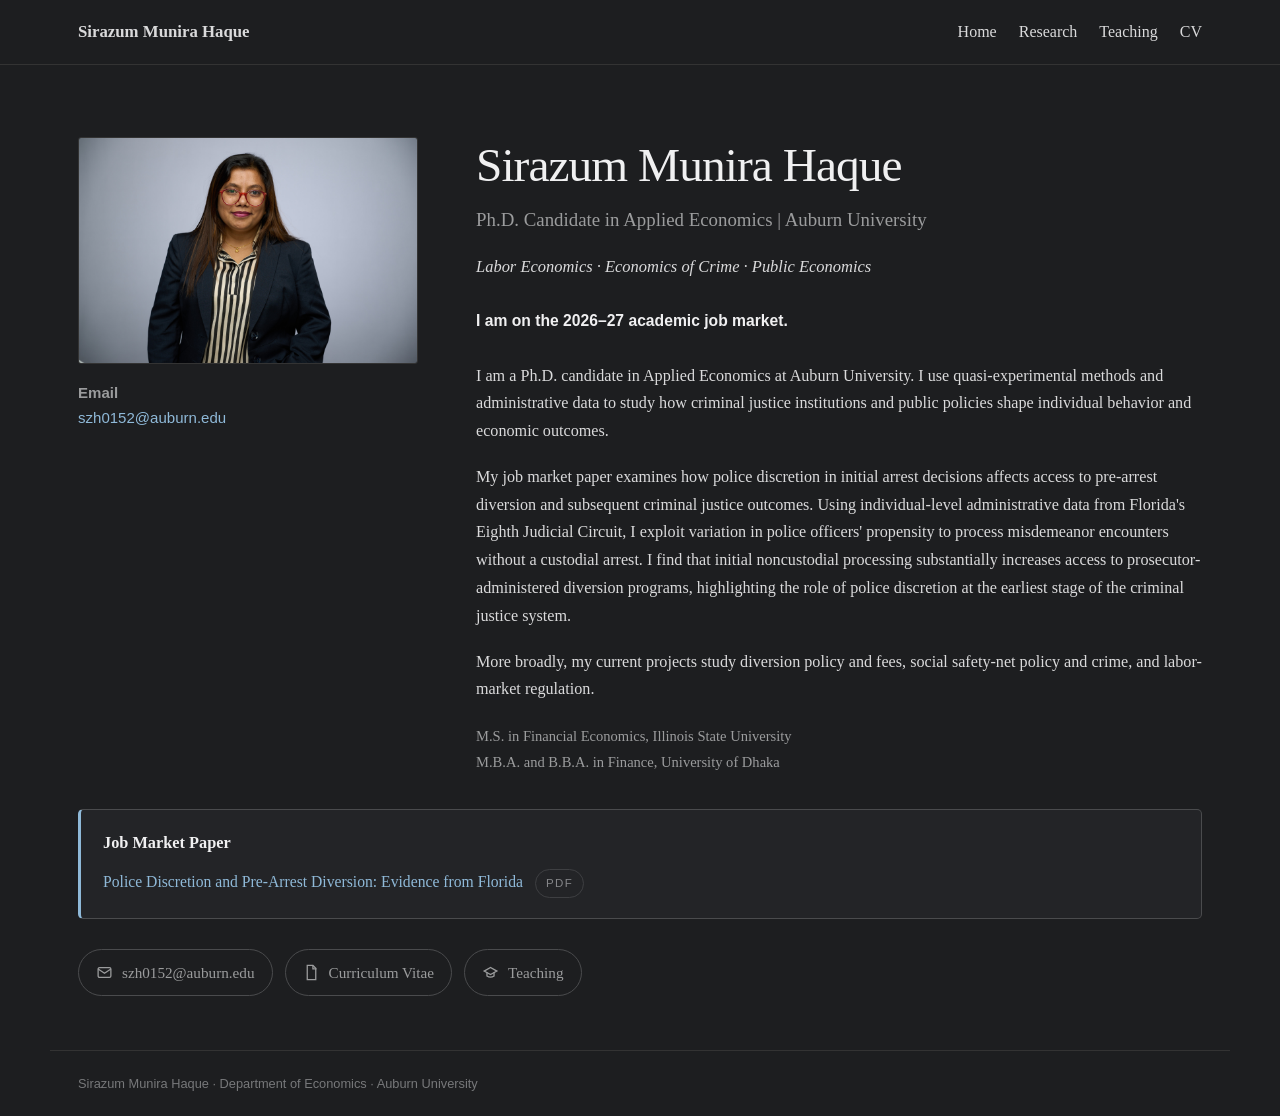
<file: index.html>
<!doctype html>
<html lang="en">
<head>
  <meta charset="utf-8">
  <meta name="viewport" content="width=device-width, initial-scale=1">

  <meta name="description"
        content="Sirazum Munira Haque, Ph.D. Candidate in Applied Economics at Auburn University. Research in labor economics, economics of crime, and public economics.">

  <title>Sirazum Munira Haque | Auburn University</title>

  <link rel="stylesheet" href="style.css">

  <style>
    /* =========================================
       HOMEPAGE — Zihang/PaperMod-inspired palette
       ========================================= */

    :root {
      --bg: #1d1e20;
      --surface: #2e2e33;
      --text: #dadadb;
      --primary: #f0f0f1;
      --muted: #9b9c9d;
      --accent: #8fb9d8;
      --line: #333333;
      --pill-border: #4a4b4d;
    }

    html, body {
      background: var(--bg) !important;
      color: var(--text);
    }

    body {
      min-height: 100vh;
      background: #1d1e20 !important;
    }

    /* HEADER */
    .site-header {
      background: #1d1e20 !important;
      border-bottom: 1px solid var(--line) !important;
    }

    .nav {
      max-width: 1180px;
      margin: 0 auto;
      padding: 18px 28px;
    }

    .brand,
    .nav-links a {
      color: var(--text) !important;
    }

    .brand:hover,
    .nav-links a:hover {
      color: var(--accent) !important;
    }

    /* MAIN */
    .home-wrap {
      max-width: 1180px;
      margin: 0 auto;
      padding: 72px 28px 54px;
    }

    .hero-grid {
      display: grid;
      grid-template-columns: minmax(280px, 340px) minmax(0, 1fr);
      gap: 58px;
      align-items: start;
    }

    /* LEFT */
    .profile-column {
      width: 100%;
    }

    .profile-photo {
      width: 100%;
      height: auto;
      display: block;
      border: 1px solid var(--line);
      border-radius: 3px;
    }

    .profile-contact {
      margin-top: 17px;
      font-family: Arial, Helvetica, sans-serif;
      font-size: .94rem;
      line-height: 1.55;
      color: var(--muted);
    }

    .profile-contact strong {
      display: block;
      margin-bottom: 2px;
      color: var(--muted);
    }

    .profile-contact a {
      color: var(--accent);
      text-decoration: none;
    }

    .profile-contact a:hover {
      text-decoration: underline;
    }

    /* RIGHT */
    .intro-column {
      padding-top: 4px;
    }

    .home-name {
      margin: 0 0 14px;
      font-size: clamp(2.65rem, 3.7vw, 3.25rem);
      line-height: 1.04;
      font-weight: 500;
      letter-spacing: -.02em;
      white-space: nowrap;
      color: var(--primary);
    }

    .position-line {
      margin: 0 0 19px;
      font-size: 1.18rem;
      color: var(--muted);
    }

    .fields-line {
      margin: 0 0 28px;
      font-size: 1.03rem;
      font-style: italic;
      line-height: 1.55;
      color: var(--text);
    }

    .market-line {
      margin: 0 0 28px;
      font-family: Arial, Helvetica, sans-serif;
      font-size: .98rem;
      color: var(--primary);
    }

    .bio-copy {
      max-width: 760px;
      font-size: 1.01rem;
      line-height: 1.72;
      color: var(--text);
    }

    .bio-copy p {
      margin: 0 0 18px;
    }

    /* Education now sits directly after the bio.
       No heading, box, or border so it stays secondary. */
    .education-inline {
      margin-top: 22px;
      color: var(--muted);
      font-size: .91rem;
      line-height: 1.58;
    }

    .education-inline p {
      margin: 3px 0;
    }

    /* JOB MARKET PAPER BOX */
    .market-box {
      margin-top: 32px;
      padding: 20px 22px;
      border: 1px solid var(--pill-border);
      border-left: 3px solid var(--accent);
      border-radius: 5px;
      background: #232427;
    }

    .market-box strong {
      display: block;
      margin-bottom: 12px;
      font-size: 1.02rem;
      color: var(--primary);
    }

    .market-paper-line {
      color: var(--muted);
      font-size: .98rem;
      line-height: 1.5;
    }

    .market-paper-line a {
      color: var(--accent);
      text-decoration: none;
    }

    .market-paper-line a:hover {
      text-decoration: underline;
    }

    .draft-pill {
      display: inline-block;
      margin-left: 8px;
      padding: 5px 10px;
      border: 1px solid #3e3f42;
      border-radius: 999px;
      font-family: Arial, Helvetica, sans-serif;
      font-size: .72rem;
      letter-spacing: .12em;
      text-transform: uppercase;
      color: #858689;
      vertical-align: middle;
    }

    /* PAPERMod-style rounded links */
    .quick-links {
      display: flex;
      flex-wrap: wrap;
      gap: 12px;
      margin-top: 30px;
    }

    .quick-link {
      display: inline-flex;
      align-items: center;
      gap: 9px;
      padding: 10px 17px;
      border: 1px solid var(--pill-border);
      border-radius: 999px;
      color: var(--muted);
      text-decoration: none;
      font-size: .95rem;
      background: transparent;
      transition: border-color .15s ease, color .15s ease, background .15s ease;
    }

    .quick-link:hover {
      color: var(--primary);
      border-color: var(--accent);
      background: #25262a;
    }

    .quick-link svg {
      width: 17px;
      height: 17px;
      flex: 0 0 auto;
      stroke: currentColor;
    }

    .home-footer {
      max-width: 1180px;
      margin: 0 auto;
      padding: 22px 28px;
      border-top: 1px solid var(--line);
      color: #77787a;
      font-family: Arial, Helvetica, sans-serif;
      font-size: .8rem;
    }

    @media (max-width: 980px) {
      .hero-grid {
        grid-template-columns: minmax(240px, 290px) minmax(0, 1fr);
        gap: 42px;
      }

      .home-name {
        white-space: normal;
        font-size: clamp(2.4rem, 5.5vw, 3rem);
      }
    }

    @media (max-width: 760px) {
      .home-wrap {
        padding-top: 42px;
      }

      .hero-grid {
        grid-template-columns: 1fr;
        gap: 30px;
      }

      .profile-column {
        max-width: 300px;
      }

      .intro-column {
        padding-top: 0;
      }

      .home-name {
        font-size: clamp(2.35rem, 10vw, 2.9rem);
      }

      .position-line {
        font-size: 1.07rem;
      }

      .fields-line {
        font-size: .98rem;
      }
    }
  </style>
</head>

<body>

<header class="site-header">
  <nav class="nav">
    <a class="brand" href="index.html">Sirazum Munira Haque</a>

    <div class="nav-links">
      <a href="index.html">Home</a>
      <a href="research.html">Research</a>
      <a href="teaching.html">Teaching</a>
      <a href="files/CV_Sirazum_Haque.pdf"
         target="_blank"
         rel="noopener">CV</a>
    </div>
  </nav>
</header>

<main class="home-wrap">

  <section class="hero-grid">

    <aside class="profile-column">
      <img
        class="profile-photo"
        src="assets/headshot.jpg"
        alt="Sirazum Munira Haque"
      >

      <div class="profile-contact">
        <strong>Email</strong>
        <a href="mailto:szh0152@auburn.edu">szh0152@auburn.edu</a>
      </div>
    </aside>

    <section class="intro-column">

      <h1 class="home-name">Sirazum Munira Haque</h1>

      <p class="position-line">
        Ph.D. Candidate in Applied Economics | Auburn University
      </p>

      <p class="fields-line">
        Labor Economics · Economics of Crime · Public Economics
      </p>

      <p class="market-line">
        <strong>I am on the 2026–27 academic job market.</strong>
      </p>

      <div class="bio-copy">

        <p>
          I am a Ph.D. candidate in Applied Economics at Auburn University.
          I use quasi-experimental methods and administrative data to study how
          criminal justice institutions and public policies shape individual
          behavior and economic outcomes.
        </p>

        <p>
          My job market paper examines how police discretion in initial arrest decisions affects access to pre-arrest diversion and subsequent criminal justice outcomes. Using individual-level administrative data from Florida's Eighth Judicial Circuit, I exploit variation in police officers' propensity to process misdemeanor encounters without a custodial arrest. I find that initial noncustodial processing substantially increases access to prosecutor-administered diversion programs, highlighting the role of police discretion at the earliest stage of the criminal justice system.
        </p>

        <p>
          More broadly, my current projects study diversion policy and fees,
          social safety-net policy and crime, and labor-market regulation.
        </p>

      </div>

      <div class="education-inline">
        <p>M.S. in Financial Economics, Illinois State University</p>
        <p>M.B.A. and B.B.A. in Finance, University of Dhaka</p>
      </div>

    </section>

  </section>

  <section class="market-box">
    <strong>Job Market Paper</strong>

    <div class="market-paper-line">
      <a href="files/Haque_PoliceDiscretion_PreArrest_Diversion.pdf"
         target="_blank"
         rel="noopener">
        Police Discretion and Pre-Arrest Diversion: Evidence from Florida
      </a>
      <span class="draft-pill">PDF</span>
    </div>
  </section>

  <div class="quick-links">

    <a class="quick-link" href="mailto:szh0152@auburn.edu" aria-label="Email">
      <svg viewBox="0 0 24 24" fill="none" stroke-width="1.8" aria-hidden="true">
        <rect x="3" y="5" width="18" height="14" rx="2"></rect>
        <path d="M3 7l9 6 9-6"></path>
      </svg>
      szh0152@auburn.edu
    </a>

    <a class="quick-link"
       href="files/CV_Sirazum_Haque.pdf"
       target="_blank"
       rel="noopener"
       aria-label="Curriculum Vitae">
      <svg viewBox="0 0 24 24" fill="none" stroke-width="1.8" aria-hidden="true">
        <path d="M6 2h8l4 4v16H6z"></path>
        <path d="M14 2v5h5"></path>
      </svg>
      Curriculum Vitae
    </a>

    <a class="quick-link" href="teaching.html" aria-label="Teaching">
      <svg viewBox="0 0 24 24" fill="none" stroke-width="1.8" aria-hidden="true">
        <path d="M3 10l9-5 9 5-9 5z"></path>
        <path d="M7 12v5c3 2 7 2 10 0v-5"></path>
      </svg>
      Teaching
    </a>

  </div>

</main>

<footer class="home-footer">
  Sirazum Munira Haque · Department of Economics · Auburn University
</footer>

</body>
</html>
</file>
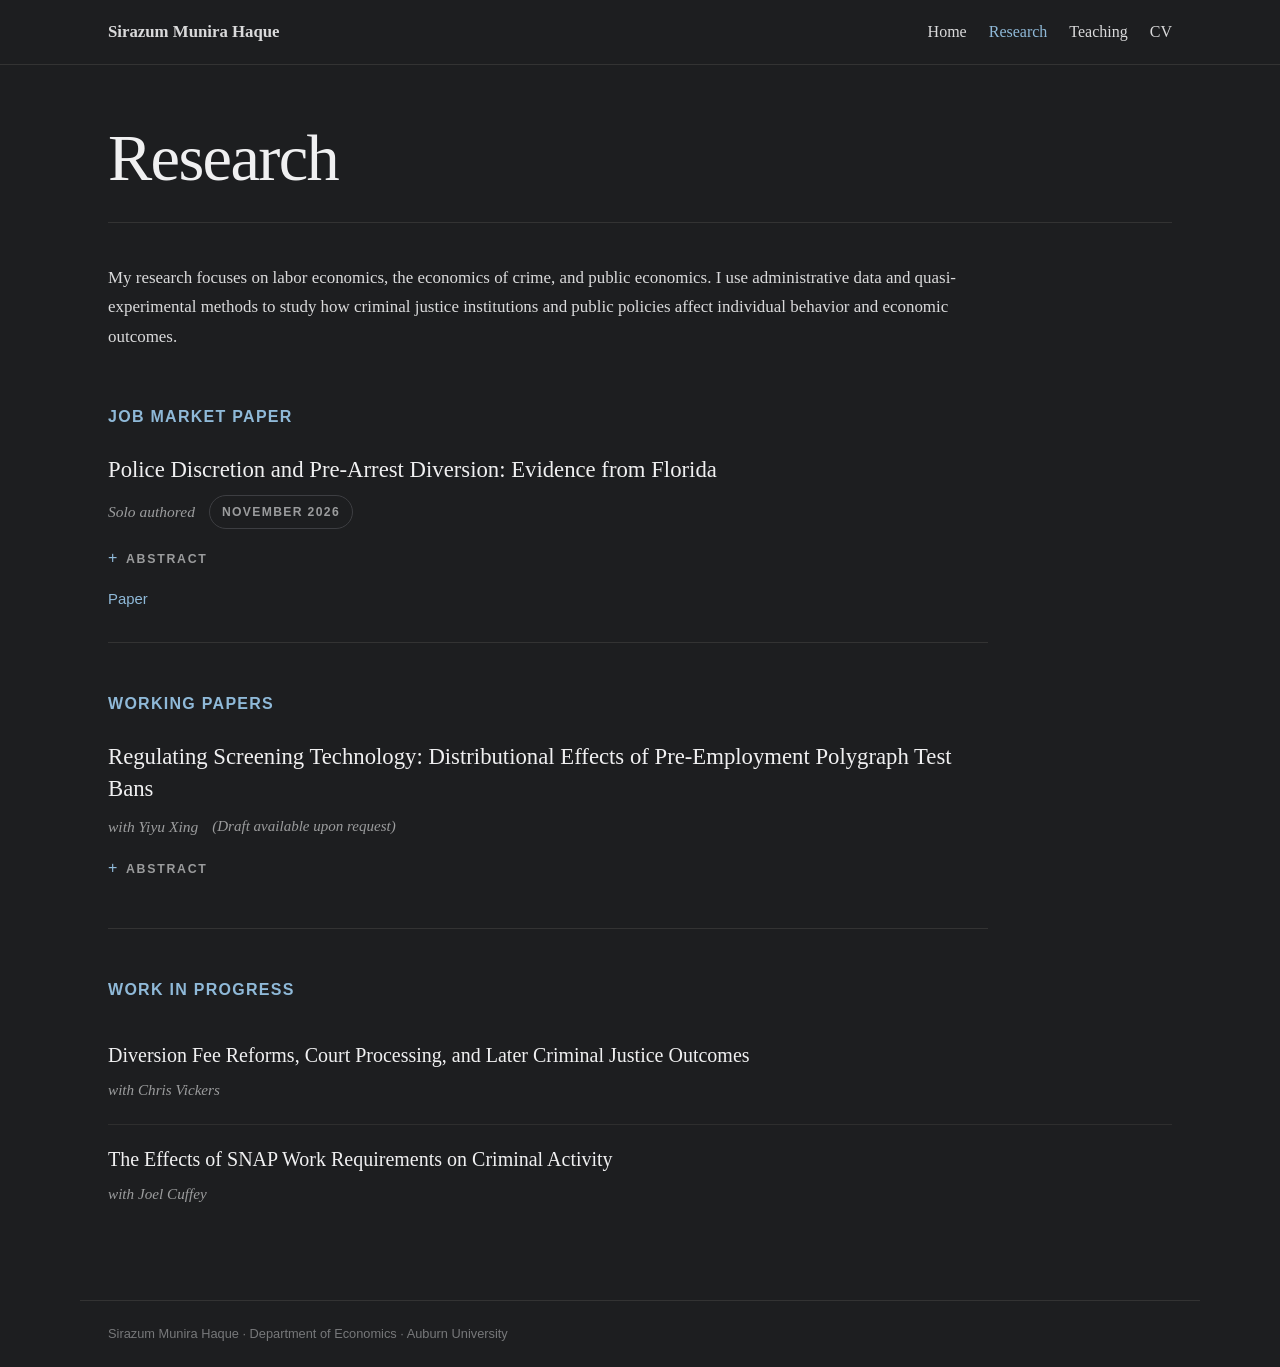
<file: research.html>
<!doctype html>
<html lang="en">
<head>
  <meta charset="utf-8">
  <meta name="viewport" content="width=device-width, initial-scale=1">
  <meta name="description" content="Research by Sirazum Munira Haque, Ph.D. Candidate in Applied Economics at Auburn University.">
  <title>Research | Sirazum Munira Haque</title>

  <link rel="stylesheet" href="style.css">

  <style>
    :root {
      --bg: #1d1e20;
      --surface: #232427;
      --primary: #f0f0f1;
      --text: #dadadb;
      --muted: #9b9c9d;
      --accent: #8fb9d8;
      --line: #333333;
      --soft-line: #3d3e42;
    }

    html, body {
      background: var(--bg) !important;
      color: var(--text);
    }

    body {
      min-height: 100vh;
      background: var(--bg) !important;
    }

    .site-header {
      background: var(--bg) !important;
      border-bottom: 1px solid var(--line) !important;
    }

    .nav {
      max-width: 1120px;
      margin: 0 auto;
      padding: 18px 28px;
    }

    .brand,
    .nav-links a {
      color: var(--text) !important;
    }

    .brand:hover,
    .nav-links a:hover,
    .nav-links a.active {
      color: var(--accent) !important;
    }

    .research-wrap {
      max-width: 1120px;
      margin: 0 auto;
      padding: 58px 28px 72px;
    }

    h1 {
      margin: 0;
      color: var(--primary);
      font-size: clamp(3rem, 6vw, 4.15rem);
      line-height: 1.04;
      font-weight: 500;
      letter-spacing: -.025em;
    }

    .title-rule {
      margin: 30px 0 40px;
      border: 0;
      border-top: 1px solid var(--line);
    }

    .research-intro {
      max-width: 900px;
      margin-bottom: 52px;
      font-size: 1.06rem;
      line-height: 1.75;
      color: var(--text);
    }

    .research-section {
      margin-top: 48px;
    }

    .research-label {
      margin: 0 0 18px;
      color: var(--accent);
      font-family: Arial, Helvetica, sans-serif;
      font-size: 1rem;
      font-weight: 800;
      letter-spacing: .08em;
      text-transform: uppercase;
    }

    .paper {
      padding: 24px 0 30px;
      border-bottom: 1px solid var(--line);
    }

    .paper:first-of-type {
      padding-top: 6px;
    }

    .paper-title {
      margin: 0;
      color: var(--primary);
      font-size: 1.42rem;
      font-weight: 500;
      line-height: 1.4;
    }

    .paper-meta {
      margin: 8px 0 0;
      color: var(--muted);
      font-size: .97rem;
      font-style: italic;
    }

    .paper-meta-row {
      display: flex;
      flex-wrap: wrap;
      align-items: center;
      gap: 10px 14px;
      margin-top: 9px;
    }

    .paper-meta-row .paper-meta {
      margin: 0;
    }

    .status-pill {
      display: inline-block;
      padding: 6px 12px;
      border: 1px solid var(--soft-line);
      border-radius: 999px;
      color: var(--muted);
      font-family: Arial, Helvetica, sans-serif;
      font-size: .76rem;
      font-weight: 700;
      letter-spacing: .11em;
      text-transform: uppercase;
      white-space: nowrap;
    }

    .draft-note {
      color: var(--muted);
      font-size: .94rem;
      font-style: italic;
    }

    .paper-links {
      display: flex;
      flex-wrap: wrap;
      gap: 14px;
      margin-top: 16px;
    }

    .paper-links a {
      color: var(--accent);
      font-size: .93rem;
      text-decoration: none;
    }

    .paper-links a:hover {
      text-decoration: underline;
    }

    .paper-abstract {
      max-width: 900px;
      margin: 17px 0 0;
      color: var(--text);
      font-size: 1rem;
      line-height: 1.72;
    }

    details.abstract {
      margin-top: 16px;
    }

    details.abstract summary {
      list-style: none;
      cursor: pointer;
      color: var(--muted);
      font-family: Arial, Helvetica, sans-serif;
      font-size: .77rem;
      font-weight: 700;
      letter-spacing: .14em;
      text-transform: uppercase;
      user-select: none;
    }

    details.abstract summary::-webkit-details-marker {
      display: none;
    }

    details.abstract summary::before {
      content: "+";
      display: inline-block;
      width: 18px;
      color: var(--accent);
      font-size: 1rem;
      font-weight: 400;
    }

    details.abstract[open] summary::before {
      content: "−";
    }

    .abstract-body {
      max-width: 900px;
      margin-top: 16px;
      color: var(--text);
      font-size: 1rem;
      line-height: 1.72;
    }

    .work-item {
      padding: 20px 0 22px;
      border-bottom: 1px solid rgba(51, 51, 51, .8);
    }

    .work-item:last-child {
      border-bottom: 0;
    }

    .work-title {
      margin: 0;
      color: var(--primary);
      font-size: 1.25rem;
      font-weight: 500;
      line-height: 1.45;
    }

    .work-meta {
      margin: 7px 0 0;
      color: var(--muted);
      font-size: .95rem;
      font-style: italic;
    }

    .home-footer {
      max-width: 1120px;
      margin: 0 auto;
      padding: 22px 28px;
      border-top: 1px solid var(--line);
      color: #77787a;
      font-family: Arial, Helvetica, sans-serif;
      font-size: .8rem;
    }

    @media (max-width: 720px) {
      .research-wrap {
        padding-top: 42px;
      }

      .paper-title,
      .work-title {
        font-size: 1.18rem;
      }
    }
  </style>
</head>

<body>

<header class="site-header">
  <nav class="nav">
    <a class="brand" href="index.html">Sirazum Munira Haque</a>

    <div class="nav-links">
      <a href="index.html">Home</a>
      <a class="active" href="research.html">Research</a>
      <a href="teaching.html">Teaching</a>
      <a href="files/CV_Sirazum_Haque.pdf" target="_blank" rel="noopener">CV</a>
    </div>
  </nav>
</header>

<main class="research-wrap">

  <h1>Research</h1>
  <hr class="title-rule">

  <p class="research-intro">
    My research focuses on labor economics, the economics of crime, and public economics.
    I use administrative data and quasi-experimental methods to study how criminal justice
    institutions and public policies affect individual behavior and economic outcomes.
  </p>

  <section class="research-section">
    <div class="research-label">Job Market Paper</div>

    <article class="paper">
      <h2 class="paper-title">Police Discretion and Pre-Arrest Diversion: Evidence from Florida</h2>

      <div class="paper-meta-row">
        <span class="paper-meta">Solo authored</span>
        <span class="status-pill">November 2026</span>
      </div>

      <details class="abstract">
        <summary>Abstract</summary>
        <div class="abstract-body">
          Misdemeanor offenses account for a large share of criminal justice contact, and even low-level encounters 
          can have lasting consequences for defendants. This paper examines the causal effect of initial noncustodial 
          police processing, rather than custodial arrest, on diversion access, case outcomes, and subsequent criminal 
          justice contact. Using administrative data from Florida's Eighth Judicial Circuit, I study an adult pre-arrest 
          diversion program administered by the State Attorney's Office, where police officers determine the initial processing 
          route but do not directly decide diversion participation. To address the endogeneity of officers' decisions, I use an 
          instrumental-variables design exploiting variation in officers' propensity to process eligible misdemeanor encounters 
          noncustodially. The results show that initial noncustodial processing increases the probability of a pre-arrest diversion 
          intake meeting by 40.3 percentage points and diversion entry by 33.3 percentage points. Although the estimates suggest 
          a reduction in subsequent arrests within two years, the effects on subsequent criminal justice contact and index-case 
          outcomes are not precisely estimated. Overall, the findings highlight the importance of police discretion at the earliest 
          stage of the criminal justice process and demonstrate how initial police decisions can influence access 
          to prosecutor-administered diversion programs.
        </div>
      </details>

      <div class="paper-links">
        <a href="files/Haque_PoliceDiscretion_PreArrest_Diversion.pdf"
           target="_blank"
           rel="noopener">Paper</a>
      </div>
    </article>
  </section>

  <section class="research-section">
    <div class="research-label">Working Papers</div>

    <article class="paper">
      <h2 class="paper-title">Regulating Screening Technology: Distributional Effects of Pre-Employment Polygraph Test Bans</h2>

      <div class="paper-meta-row">
        <span class="paper-meta">with Yiyu Xing</span>
        <span class="draft-note">(Draft available upon request)</span>
      </div>

      <details class="abstract">
        <summary>Abstract</summary>
        <div class="abstract-body">
          This paper studies the labor-market consequences of restricting employers’ use of
          pre-employment polygraph tests. The project is motivated by a broader research
          question: when policymakers delete a screening signal from the hiring process for
          protecting worker rights, do they reduce discrimination and improve allocation, or
          do they instead push employers toward noisier substitutes that can worsen outcomes
          for some groups? States adopted different restrictions before the federal Employee
          Polygraph Protection Act of 1988, and the federal statute itself created clear occupational
          exemptions. The analysis combines linked monthly CPS data from 1976–1988 with CPS ASEC
          data from 1977–1988. The linked monthly CPS allows me to study worker-level transitions
          into employment and into involuntary job loss, including recent-hire separations as a measure
          of post-hire match quality. The CPS ASEC extends the analysis to employment status, job
          search, income, poverty, and insurance coverage. Preliminary results suggest that polygraph
          bans did not mechanically improve worker outcomes.
        </div>
      </details>

      <div class="paper-links">
        <!-- If you later make the draft public, upload the PDF to /files and uncomment this link.
        <a href="files/Haque_Xing_Polygraph.pdf" target="_blank" rel="noopener">Paper</a>
        -->
      </div>
    </article>
  </section>

  <section class="research-section">
    <div class="research-label">Work in Progress</div>

    <article class="work-item">
      <h2 class="work-title">Diversion Fee Reforms, Court Processing, and Later Criminal Justice Outcomes</h2>
      <p class="work-meta">with Chris Vickers</p>
    </article>

    <article class="work-item">
      <h2 class="work-title">The Effects of SNAP Work Requirements on Criminal Activity</h2>
      <p class="work-meta">with Joel Cuffey</p>
    </article>
  </section>

</main>

<footer class="home-footer">
  Sirazum Munira Haque · Department of Economics · Auburn University
</footer>

</body>
</html>
</file>
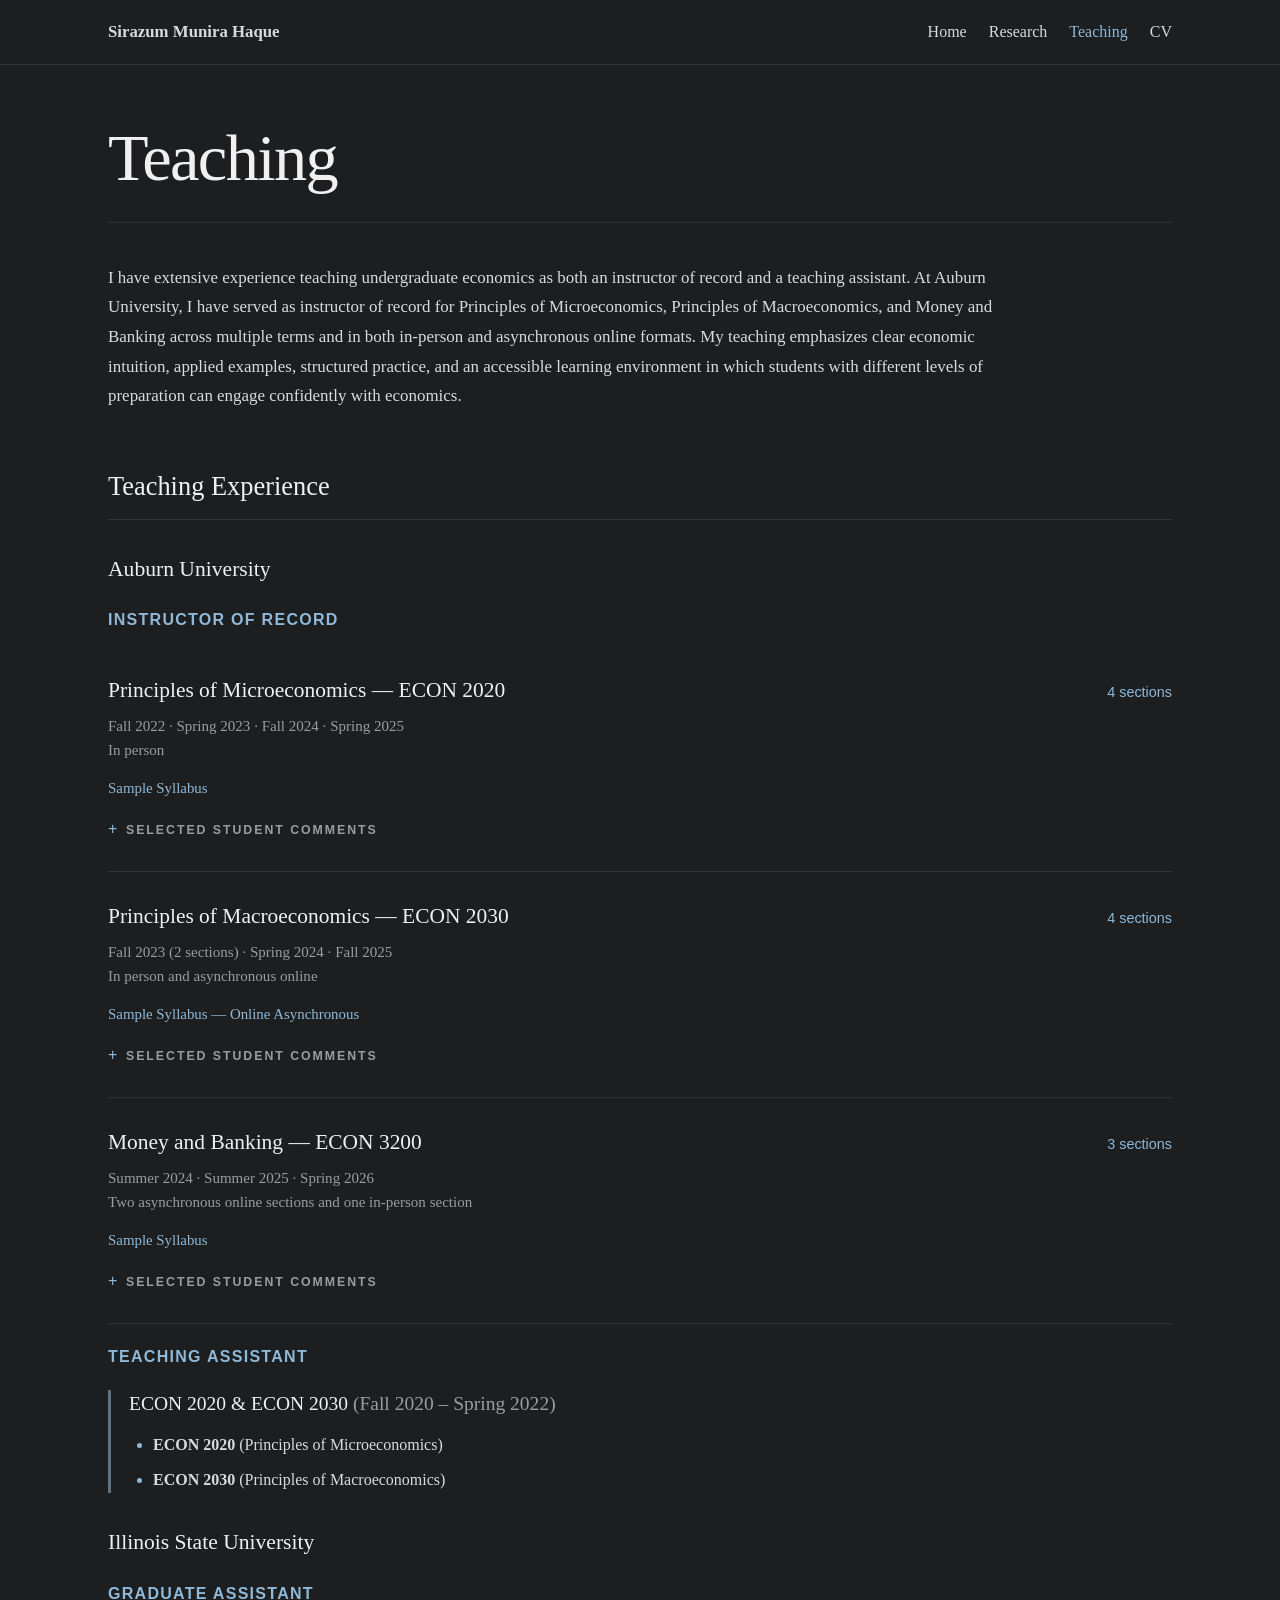
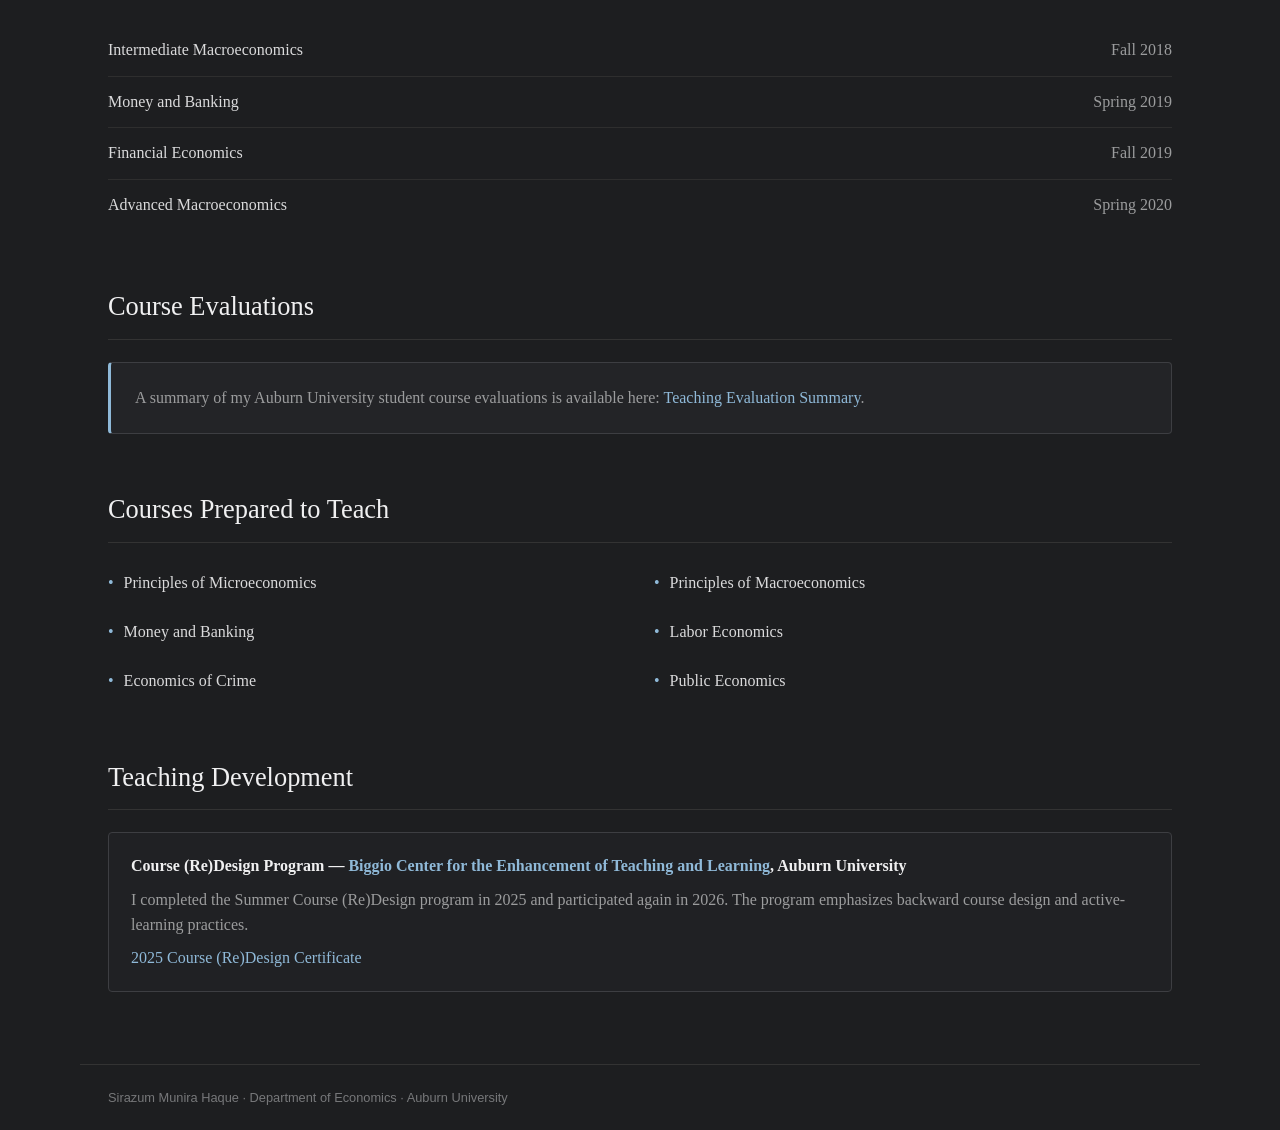
<file: teaching.html>
<!doctype html>
<html lang="en">
<head>
  <meta charset="utf-8">
  <meta name="viewport" content="width=device-width, initial-scale=1">

  <meta name="description"
        content="Teaching experience and materials for Sirazum Munira Haque, Ph.D. Candidate in Applied Economics at Auburn University.">

  <title>Teaching | Sirazum Munira Haque</title>

  <link rel="stylesheet" href="style.css">

  <style>
    :root {
      --bg: #1d1e20;
      --surface: #232427;
      --primary: #f0f0f1;
      --text: #dadadb;
      --muted: #9b9c9d;
      --accent: #8fb9d8;
      --line: #333333;
      --soft-line: #3d3e42;
    }

    html, body {
      background: var(--bg) !important;
      color: var(--text);
    }

    body {
      min-height: 100vh;
      background: var(--bg) !important;
    }

    .site-header {
      background: var(--bg) !important;
      border-bottom: 1px solid var(--line) !important;
    }

    .nav {
      max-width: 1120px;
      margin: 0 auto;
      padding: 18px 28px;
    }

    .brand,
    .nav-links a {
      color: var(--text) !important;
    }

    .brand:hover,
    .nav-links a:hover,
    .nav-links a.active {
      color: var(--accent) !important;
    }

    .teaching-wrap {
      max-width: 1120px;
      margin: 0 auto;
      padding: 58px 28px 72px;
    }

    .page-kicker {
      display: flex;
      align-items: center;
      gap: 14px;
      margin-bottom: 10px;
      color: var(--accent);
      font-family: Arial, Helvetica, sans-serif;
      font-size: .72rem;
      font-weight: 700;
      letter-spacing: .18em;
      text-transform: uppercase;
    }

    .page-kicker::before {
      content: "";
      width: 34px;
      height: 1px;
      background: var(--accent);
      opacity: .7;
    }

    h1 {
      margin: 0;
      color: var(--primary);
      font-size: clamp(3rem, 6vw, 4.15rem);
      line-height: 1.04;
      font-weight: 500;
      letter-spacing: -.025em;
    }

    .title-rule {
      margin: 30px 0 40px;
      border: 0;
      border-top: 1px solid var(--line);
    }

    .teaching-intro {
      max-width: 900px;
      margin-bottom: 50px;
      font-size: 1.06rem;
      line-height: 1.75;
      color: var(--text);
    }

    .section-title {
      margin: 54px 0 10px;
      padding-bottom: 10px;
      border-bottom: 1px solid var(--line);
      color: var(--primary);
      font-size: 1.65rem;
      font-weight: 500;
    }

    .institution {
      margin: 32px 0 8px;
      color: var(--primary);
      font-size: 1.35rem;
      font-weight: 500;
    }

.role-label {
  margin: 20px 0 12px !important;
  color: #8fb9d8 !important;
  font-family: Arial, Helvetica, sans-serif !important;
  font-size: 1rem !important;
  font-weight: 800 !important;
  letter-spacing: .08em !important;
  text-transform: uppercase !important;
}

    .course {
      padding: 30px 0 28px;
      border-bottom: 1px solid var(--line);
    }

    .course-top {
      display: flex;
      justify-content: space-between;
      gap: 24px;
      align-items: baseline;
    }

    .course h3 {
      margin: 0;
      color: var(--primary);
      font-size: 1.34rem;
      font-weight: 500;
      line-height: 1.35;
    }

    .course-count {
      flex: 0 0 auto;
      color: var(--accent);
      font-family: Arial, Helvetica, sans-serif;
      font-size: .9rem;
    }

    .course-meta {
      margin: 9px 0 14px;
      color: var(--muted);
      line-height: 1.6;
      font-size: .94rem;
    }

    .course-links {
      display: flex;
      flex-wrap: wrap;
      gap: 14px;
      margin-bottom: 4px;
    }

    .course-links a,
    .course-links span {
      color: var(--accent);
      font-size: .93rem;
      text-decoration: none;
    }

    .course-links a:hover {
      text-decoration: underline;
    }

    .syllabus-placeholder {
      opacity: .55;
      cursor: default;
    }

    details.comments {
      margin-top: 16px;
    }

    details.comments summary {
      list-style: none;
      cursor: pointer;
      color: var(--muted);
      font-family: Arial, Helvetica, sans-serif;
      font-size: .77rem;
      font-weight: 700;
      letter-spacing: .16em;
      text-transform: uppercase;
      user-select: none;
    }

    details.comments summary::-webkit-details-marker {
      display: none;
    }

    details.comments summary::before {
      content: "+";
      display: inline-block;
      width: 18px;
      color: var(--accent);
      font-size: 1rem;
      font-weight: 400;
    }

    details.comments[open] summary::before {
      content: "−";
    }

    .comments-body {
      margin-top: 18px;
    }

    blockquote.student-comment {
      margin: 0 0 16px;
      padding: 2px 0 2px 20px;
      border-left: 2px solid #47494d;
      color: #d6d6d8;
      font-size: .98rem;
      font-style: italic;
      line-height: 1.68;
    }


    .ta-summary {
      margin-top: 20px;
      padding-left: 18px;
      border-left: 3px solid rgba(143, 185, 216, .55);
    }

    .ta-summary h4 {
      margin: 0 0 16px;
      color: var(--primary);
      font-size: 1.22rem;
      font-weight: 500;
      line-height: 1.4;
    }

    .ta-summary h4 span {
      color: var(--muted);
      font-weight: 400;
    }

    .ta-summary ul {
      margin: 0;
      padding-left: 24px;
    }

    .ta-summary li {
      margin: 10px 0;
      color: var(--text);
      line-height: 1.55;
    }

    .ta-summary li::marker {
      color: var(--accent);
    }

    .experience-list {
      margin: 18px 0 0;
      padding: 0;
      list-style: none;
    }

    .experience-list li {
      display: grid;
      grid-template-columns: minmax(0, 1fr) auto;
      gap: 26px;
      padding: 13px 0;
      border-bottom: 1px solid rgba(51, 51, 51, .8);
      line-height: 1.55;
    }

    .experience-list li:last-child {
      border-bottom: 0;
    }

    .experience-term {
      color: var(--muted);
      white-space: nowrap;
    }

    .evaluation-box {
      margin-top: 22px;
      padding: 22px 24px;
      border: 1px solid var(--soft-line);
      border-left: 3px solid var(--accent);
      border-radius: 4px;
      background: var(--surface);
    }

    .evaluation-box p {
      margin: 0;
      color: var(--muted);
      line-height: 1.65;
    }

    .prepared-grid {
      display: grid;
      grid-template-columns: repeat(2, minmax(0, 1fr));
      gap: 9px 28px;
      margin-top: 20px;
      padding: 0;
      list-style: none;
    }

    .prepared-grid li {
      padding: 7px 0;
      color: var(--text);
    }

    .prepared-grid li::before {
      content: "•";
      margin-right: 10px;
      color: var(--accent);
    }

    .development-item {
      margin-top: 22px;
      padding: 20px 22px;
      border: 1px solid var(--soft-line);
      border-radius: 4px;
      background: rgba(35, 36, 39, .62);
    }

    .development-item strong {
      color: var(--primary);
    }

    .development-item p {
      margin: 7px 0 0;
      color: var(--muted);
      line-height: 1.6;
    }

    .home-footer {
      max-width: 1120px;
      margin: 0 auto;
      padding: 22px 28px;
      border-top: 1px solid var(--line);
      color: #77787a;
      font-family: Arial, Helvetica, sans-serif;
      font-size: .8rem;
    }

    @media (max-width: 720px) {
      .teaching-wrap {
        padding-top: 42px;
      }

      .course-top {
        display: block;
      }

      .course-count {
        display: block;
        margin-top: 7px;
      }

      .experience-list li {
        grid-template-columns: 1fr;
        gap: 2px;
      }

      .experience-term {
        white-space: normal;
      }

      .prepared-grid {
        grid-template-columns: 1fr;
      }
    }
  </style>
</head>

<body>

<header class="site-header">
  <nav class="nav">
    <a class="brand" href="index.html">Sirazum Munira Haque</a>

    <div class="nav-links">
      <a href="index.html">Home</a>
      <a href="research.html">Research</a>
      <a class="active" href="teaching.html">Teaching</a>
      <a href="files/CV_Sirazum_Haque.pdf"
         target="_blank"
         rel="noopener">CV</a>
    </div>
  </nav>
</header>

<main class="teaching-wrap">

  <h1>Teaching</h1>
  <hr class="title-rule">

  <p class="teaching-intro">
    I have extensive experience teaching undergraduate economics as both an
    instructor of record and a teaching assistant. At Auburn University, I have
    served as instructor of record for Principles of Microeconomics,
    Principles of Macroeconomics, and Money and Banking across multiple terms 
    and in both in-person and asynchronous online formats. My teaching 
    emphasizes clear economic intuition, applied examples, structured practice, 
    and an accessible learning environment in which students with 
    different levels of preparation can engage confidently with economics.
  </p>

  <h2 class="section-title">Teaching Experience</h2>

  <h3 class="institution">Auburn University</h3>
  <div class="role-label">Instructor of Record</div>

  <section class="course">
    <div class="course-top">
      <h3>Principles of Microeconomics — ECON 2020</h3>
      <span class="course-count">4 sections</span>
    </div>

    <p class="course-meta">
      Fall 2022 · Spring 2023 · Fall 2024 · Spring 2025<br>
      In person
    </p>

    <div class="course-links">
  <a href="files/ECON2020_Spring2025.pdf"
     target="_blank"
     rel="noopener">
    Sample Syllabus
  </a>
</div>

    <details class="comments">
      <summary>Selected Student Comments</summary>

      <div class="comments-body">
        <blockquote class="student-comment">
          “Very nice teacher and cares that you learn the material and will go
          out of her way to help.”
        </blockquote>

        <blockquote class="student-comment">
          “The instructor’s grading rubric is pretty fair, since it provides
          students around a week or two to complete homework assignments and
          allows students to drop their lowest test grades. Plus, extra credit
          quizzes help too. Also, she solves practice problems and is very open
          to answering questions which is great. She posts solution videos,
          practice problems, and other resources students can use…”
        </blockquote>

        <blockquote class="student-comment">
          “The coursework is good, and the quizzes help with the tests.
          Everything was done well, and Mrs Haque is available outside of
          class, and she was willing to help.”
        </blockquote>
      </div>
    </details>
  </section>

  <section class="course">
    <div class="course-top">
      <h3>Principles of Macroeconomics — ECON 2030</h3>
      <span class="course-count">4 sections</span>
    </div>

    <p class="course-meta">
      Fall 2023 (2 sections) · Spring 2024 · Fall 2025<br>
      In person and asynchronous online
    </p>

   <div class="course-links">
  <a href="files/ECON2030_Fall2025_Online.pdf"
     target="_blank"
     rel="noopener">
    Sample Syllabus — Online Asynchronous
  </a>
</div>

    <details class="comments">
      <summary>Selected Student Comments</summary>

      <div class="comments-body">
        <blockquote class="student-comment">
          “She was extremely kind and truly wanted us to succeed. Although
          there was a lot of material to cover she was always available for any
          extra help I needed and answered her emails rapidly.”
        </blockquote>

        <blockquote class="student-comment">
          “I thought Ms. Haque did a great job providing us with the materials
          we needed to excel in this course. The course material was presented
          in a straightforward manner and we had numerous study resources for
          each unit we went through.”
        </blockquote>

        <blockquote class="student-comment">
          “This was a GREAT economics class. Having the assignments throughout
          the semester helps your grade and helps prepare for the exams. The
          lectures were always great and super informative. I always felt
          prepared for the tests by going to class and studying the study guides
          you gave us. Thank you so much for making this an enjoyable class!”
        </blockquote>
      </div>
    </details>
  </section>

  <section class="course">
    <div class="course-top">
      <h3>Money and Banking — ECON 3200</h3>
      <span class="course-count">3 sections</span>
    </div>

    <p class="course-meta">
      Summer 2024 · Summer 2025 · Spring 2026<br>
      Two asynchronous online sections and one in-person section
    </p>

    <div class="course-links">
  <a href="files/ECON3200_Spring2026.pdf"
     target="_blank"
     rel="noopener">
    Sample Syllabus
  </a>
</div>

    <details class="comments">
      <summary>Selected Student Comments</summary>

      <div class="comments-body">
        <blockquote class="student-comment">
          “She was really receptive to any problems we had in class and made
          adjustments to expose us to tough questions before the exam.”
        </blockquote>

        <blockquote class="student-comment">
          “Professor Haque was great! She was very understanding of all my
          shortcomings and encouraged everyone. She shifted her usual teaching
          method from projects to in-class quizzes and I believe the approach
          paid off greatly. I learned a lot in her class and would recommend her
          to anyone.”
        </blockquote>

        <blockquote class="student-comment">
          “I think she does a very good job of teaching and the in-class
          activities are a huge help.”
        </blockquote>
      </div>
    </details>
  </section>

  <div class="role-label" style="margin-top:30px;">Teaching Assistant</div>

  <div class="ta-summary">
    <h4>ECON 2020 &amp; ECON 2030 <span>(Fall 2020 – Spring 2022)</span></h4>
    <ul>
      <li><strong>ECON 2020</strong> (Principles of Microeconomics)</li>
      <li><strong>ECON 2030</strong> (Principles of Macroeconomics)</li>
    </ul>
  </div>

  <h3 class="institution">Illinois State University</h3>
  <div class="role-label">Graduate Assistant</div>

  <ul class="experience-list">
    <li>
      <span>Intermediate Macroeconomics</span>
      <span class="experience-term">Fall 2018</span>
    </li>
    <li>
      <span>Money and Banking</span>
      <span class="experience-term">Spring 2019</span>
    </li>
    <li>
      <span>Financial Economics</span>
      <span class="experience-term">Fall 2019</span>
    </li>
    <li>
      <span>Advanced Macroeconomics</span>
      <span class="experience-term">Spring 2020</span>
    </li>
  </ul>

  <h2 class="section-title">Course Evaluations</h2>

  <div class="evaluation-box">
    <p>
      A summary of my Auburn University student course evaluations is available here:
      <a href="files/Teaching_Evaluation_Summary.pdf"
         target="_blank"
         rel="noopener"
         style="color: var(--accent);">Teaching Evaluation Summary</a>.
    </p>
  </div>

  <h2 class="section-title">Courses Prepared to Teach</h2>

  <ul class="prepared-grid">
    <li>Principles of Microeconomics</li>
    <li>Principles of Macroeconomics</li>
    <li>Money and Banking</li>
    <li>Labor Economics</li>
    <li>Economics of Crime</li>
    <li>Public Economics</li>
  </ul>

  <h2 class="section-title">Teaching Development</h2>

  <div class="development-item">
    <strong>
      Course (Re)Design Program —
      <a href="https://biggio.auburn.edu/"
         target="_blank"
         rel="noopener"
         style="color: var(--accent);">Biggio Center for the Enhancement of Teaching and Learning</a>,
      Auburn University
    </strong>

    <p>
      I completed the Summer Course (Re)Design program in 2025 and participated
      again in 2026. The program emphasizes backward course design and active-learning
      practices.
    </p>

    <p>
      <a href="files/Biggio_Course_Redesign_2025.pdf"
         target="_blank"
         rel="noopener"
         style="color: var(--accent);">2025 Course (Re)Design Certificate</a>
    </p>
  </div>

</main>

<footer class="home-footer">
  Sirazum Munira Haque · Department of Economics · Auburn University
</footer>

</body>
</html>
</file>
<file: style.css>
:root {
  --text: #1f2933;
  --muted: #5f6c7b;
  --line: #e6e8eb;
  --accent: #2f5d73;
  --bg: #ffffff;
  --soft: #f7f9fa;
  --max: 1050px;
}

* { box-sizing: border-box; }

html { scroll-behavior: smooth; }

body {
  margin: 0;
  font-family: Georgia, "Times New Roman", serif;
  color: var(--text);
  background: var(--bg);
  line-height: 1.65;
}

a {
  color: var(--accent);
  text-decoration: none;
}

a:hover { text-decoration: underline; }

.site-header {
  border-bottom: 1px solid var(--line);
  background: rgba(255,255,255,0.97);
  position: sticky;
  top: 0;
  z-index: 10;
}

.nav {
  max-width: var(--max);
  margin: 0 auto;
  padding: 18px 24px;
  display: flex;
  justify-content: space-between;
  align-items: center;
  gap: 24px;
}

.brand {
  color: var(--text);
  font-weight: 700;
  font-size: 1.05rem;
}

.nav-links {
  display: flex;
  gap: 22px;
  flex-wrap: wrap;
}

.nav-links a { color: var(--text); }

main {
  max-width: var(--max);
  margin: 0 auto;
  padding: 54px 24px 72px;
}

.hero {
  display: grid;
  grid-template-columns: minmax(0, 1.6fr) minmax(230px, .7fr);
  gap: 55px;
  align-items: center;
  padding: 34px 0 42px;
}

.eyebrow {
  color: var(--muted);
  text-transform: uppercase;
  letter-spacing: .08em;
  font-family: Arial, Helvetica, sans-serif;
  font-size: .78rem;
  margin-bottom: 8px;
}

h1 {
  font-size: clamp(2.35rem, 6vw, 4.15rem);
  line-height: 1.05;
  margin: 0 0 16px;
  font-weight: 500;
}

h2 {
  font-size: 1.75rem;
  margin: 0 0 22px;
  font-weight: 500;
}

h3 {
  font-size: 1.2rem;
  margin: 0 0 8px;
}

.subtitle {
  font-size: 1.2rem;
  color: var(--muted);
  margin: 0 0 12px;
}

.fields {
  font-style: italic;
  margin: 16px 0 26px;
}

.buttons {
  display: flex;
  gap: 12px;
  flex-wrap: wrap;
  margin-top: 24px;
}

.button {
  display: inline-block;
  border: 1px solid var(--accent);
  padding: 9px 15px;
  border-radius: 4px;
}

.button.primary {
  background: var(--accent);
  color: white;
}

.photo-card {
  width: 100%;
  max-width: 300px;
  justify-self: end;
}

.photo-card img {
  width: 100%;
  aspect-ratio: 4/5;
  object-fit: cover;
  border-radius: 3px;
  border: 1px solid var(--line);
  display: block;
}

.photo-placeholder {
  width: 100%;
  aspect-ratio: 4/5;
  background: var(--soft);
  border: 1px solid var(--line);
  display: grid;
  place-items: center;
  text-align: center;
  color: var(--muted);
  padding: 25px;
}

.section {
  border-top: 1px solid var(--line);
  padding: 44px 0;
}

.section p {
  max-width: 820px;
}

.paper {
  margin: 0 0 34px;
  max-width: 880px;
}

.paper-title {
  font-weight: 700;
  font-size: 1.08rem;
}

.paper-meta {
  color: var(--muted);
  font-style: italic;
  margin: 4px 0 8px;
}

.paper-links {
  font-family: Arial, Helvetica, sans-serif;
  font-size: .9rem;
  margin-top: 8px;
}

.course-list {
  padding-left: 20px;
}

.contact {
  font-family: Arial, Helvetica, sans-serif;
  font-size: .95rem;
}

footer {
  border-top: 1px solid var(--line);
  color: var(--muted);
  font-family: Arial, Helvetica, sans-serif;
  font-size: .85rem;
}

.footer-inner {
  max-width: var(--max);
  margin: 0 auto;
  padding: 24px;
}

.page-title {
  padding: 18px 0 34px;
  border-bottom: 1px solid var(--line);
  margin-bottom: 40px;
}

.note {
  background: var(--soft);
  border-left: 3px solid var(--accent);
  padding: 14px 18px;
  margin: 18px 0;
}

@media (max-width: 760px) {
  .nav {
    align-items: flex-start;
    flex-direction: column;
  }

  .hero {
    grid-template-columns: 1fr;
    gap: 32px;
  }

  .photo-card {
    justify-self: start;
    max-width: 240px;
    order: -1;
  }

  main { padding-top: 34px; }
}
</file>
